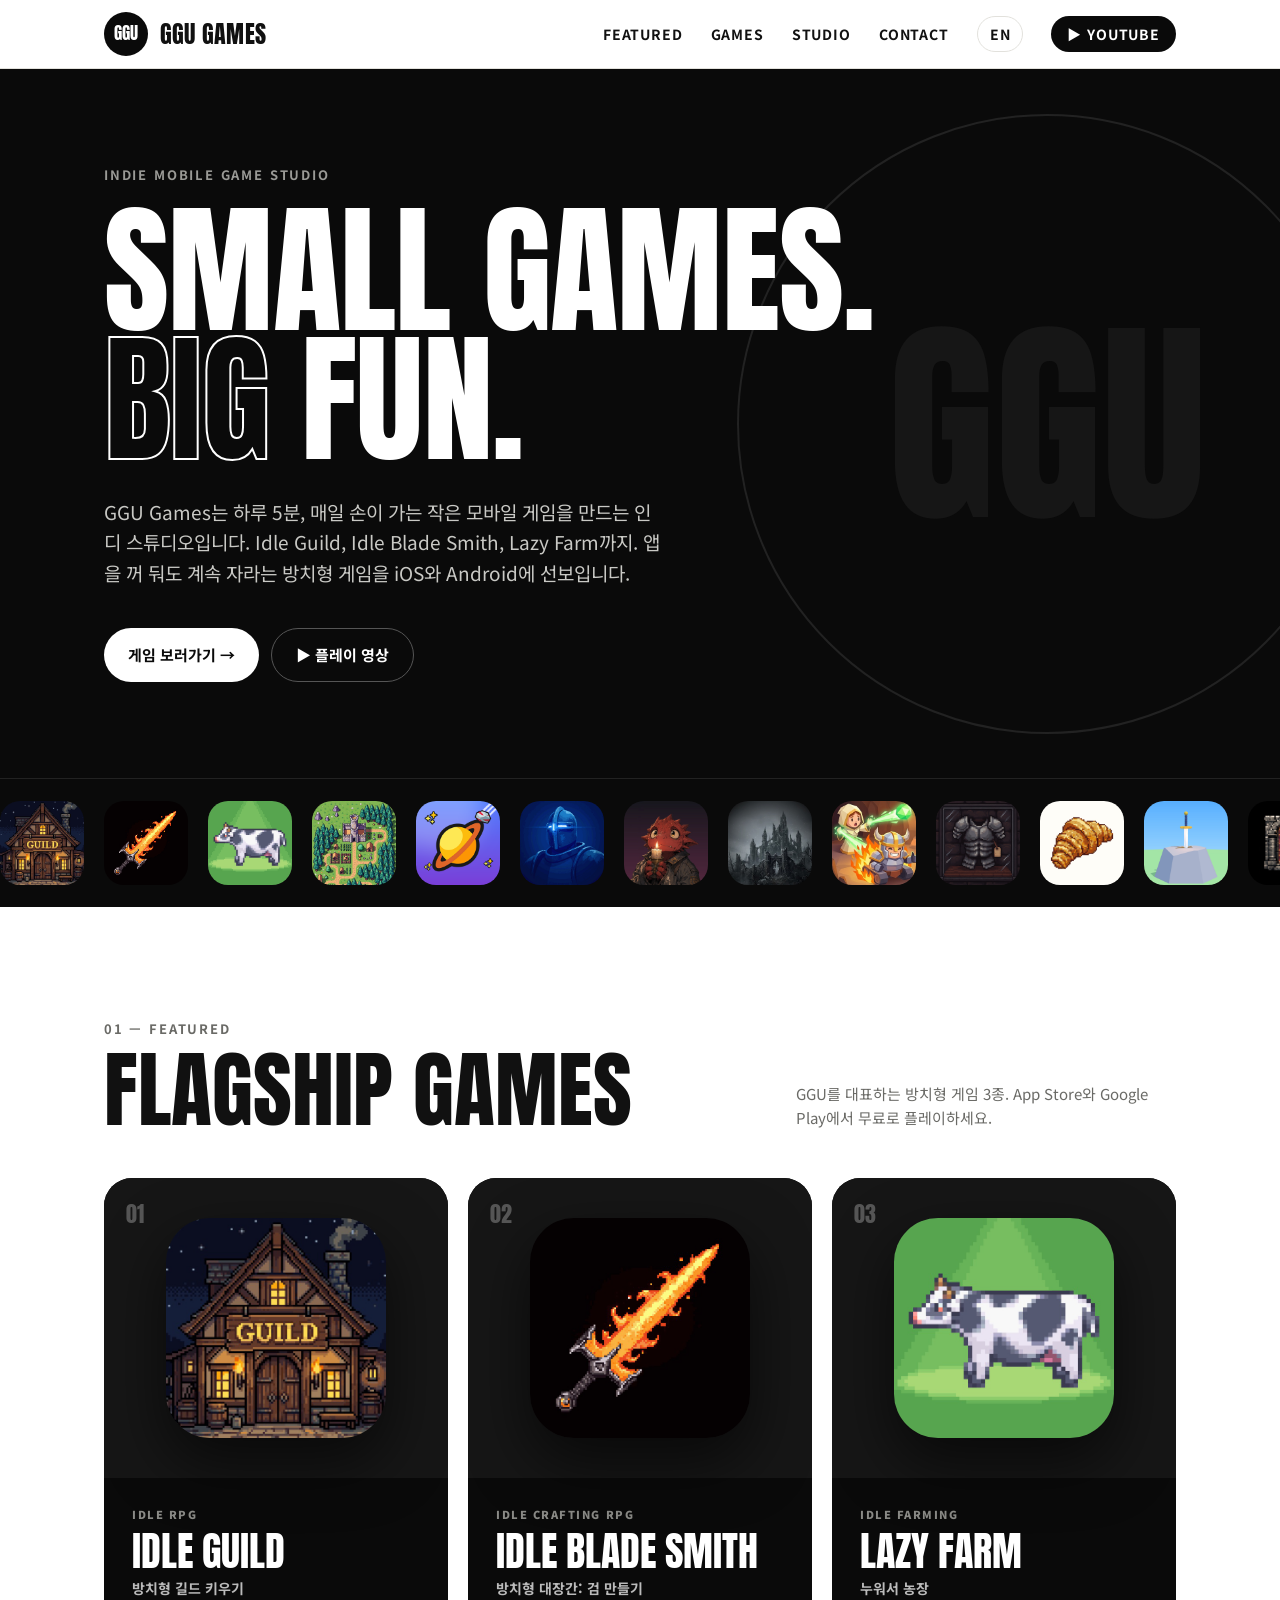
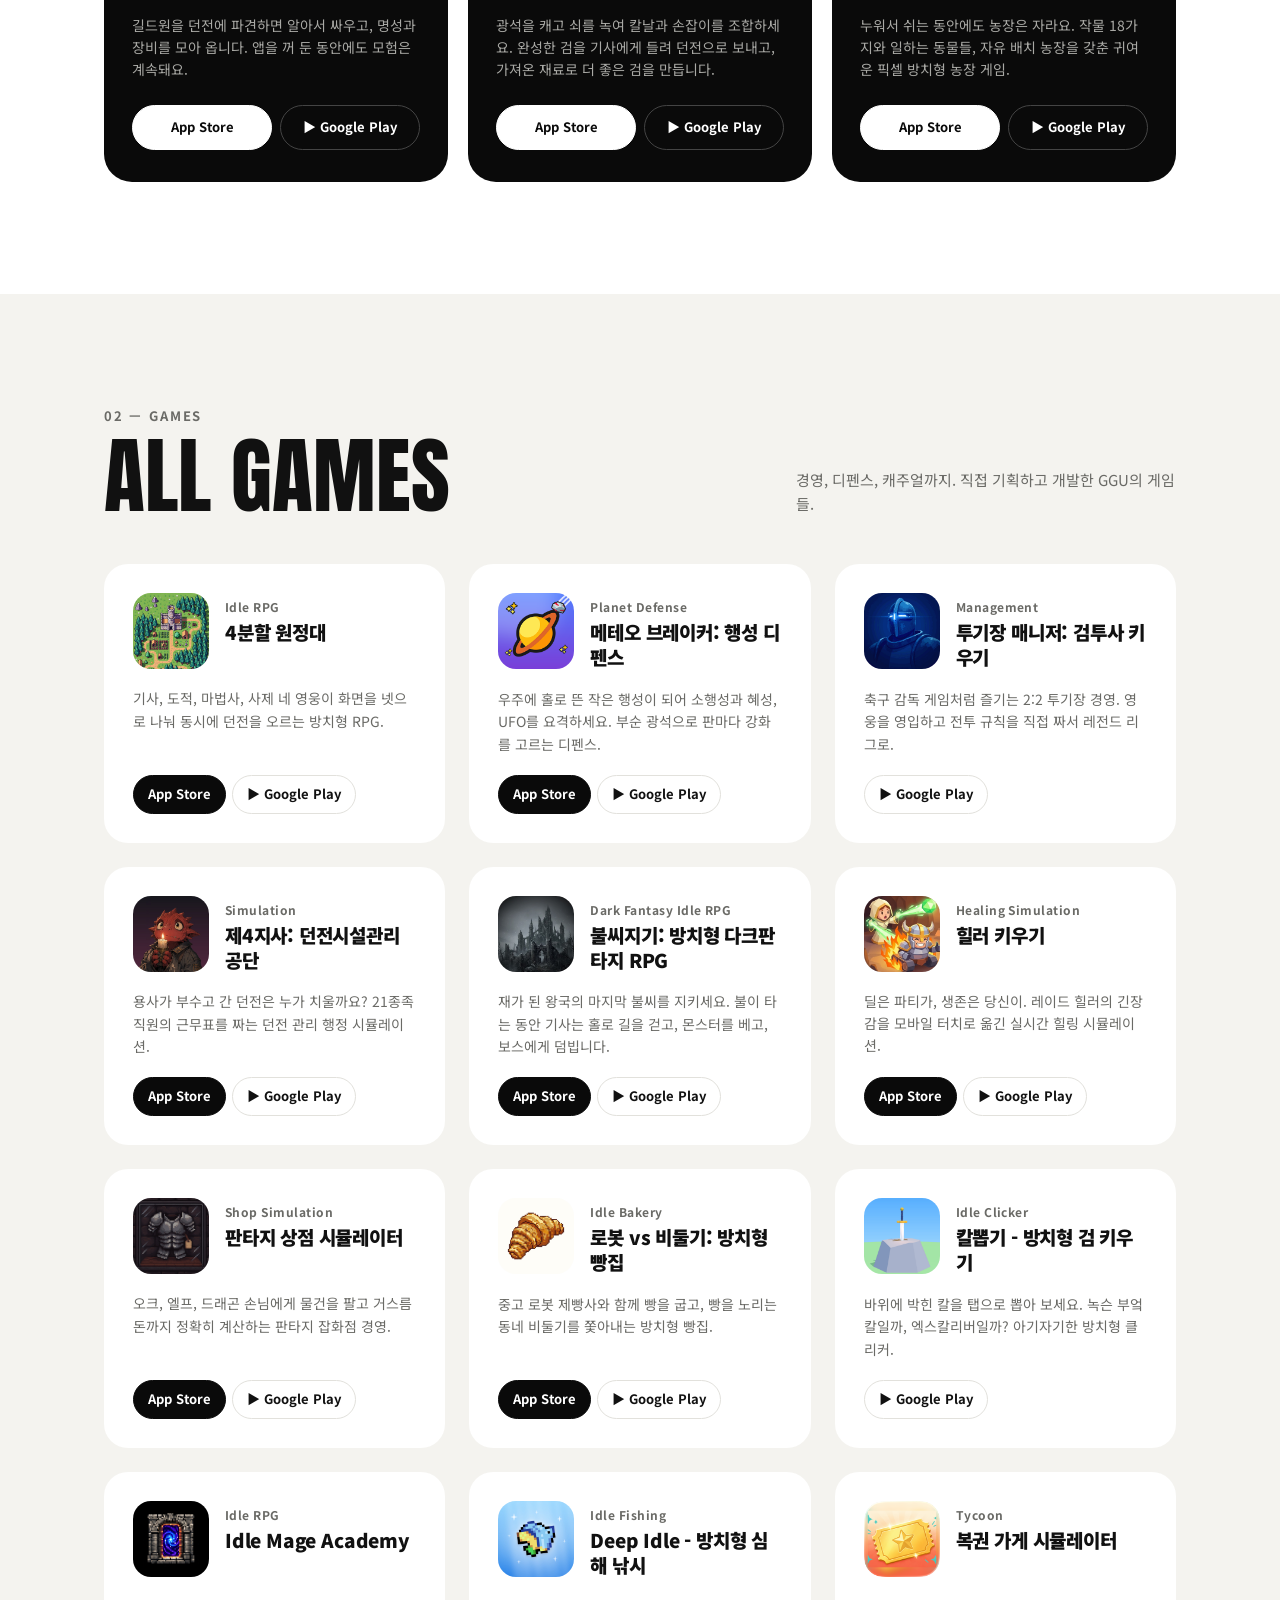
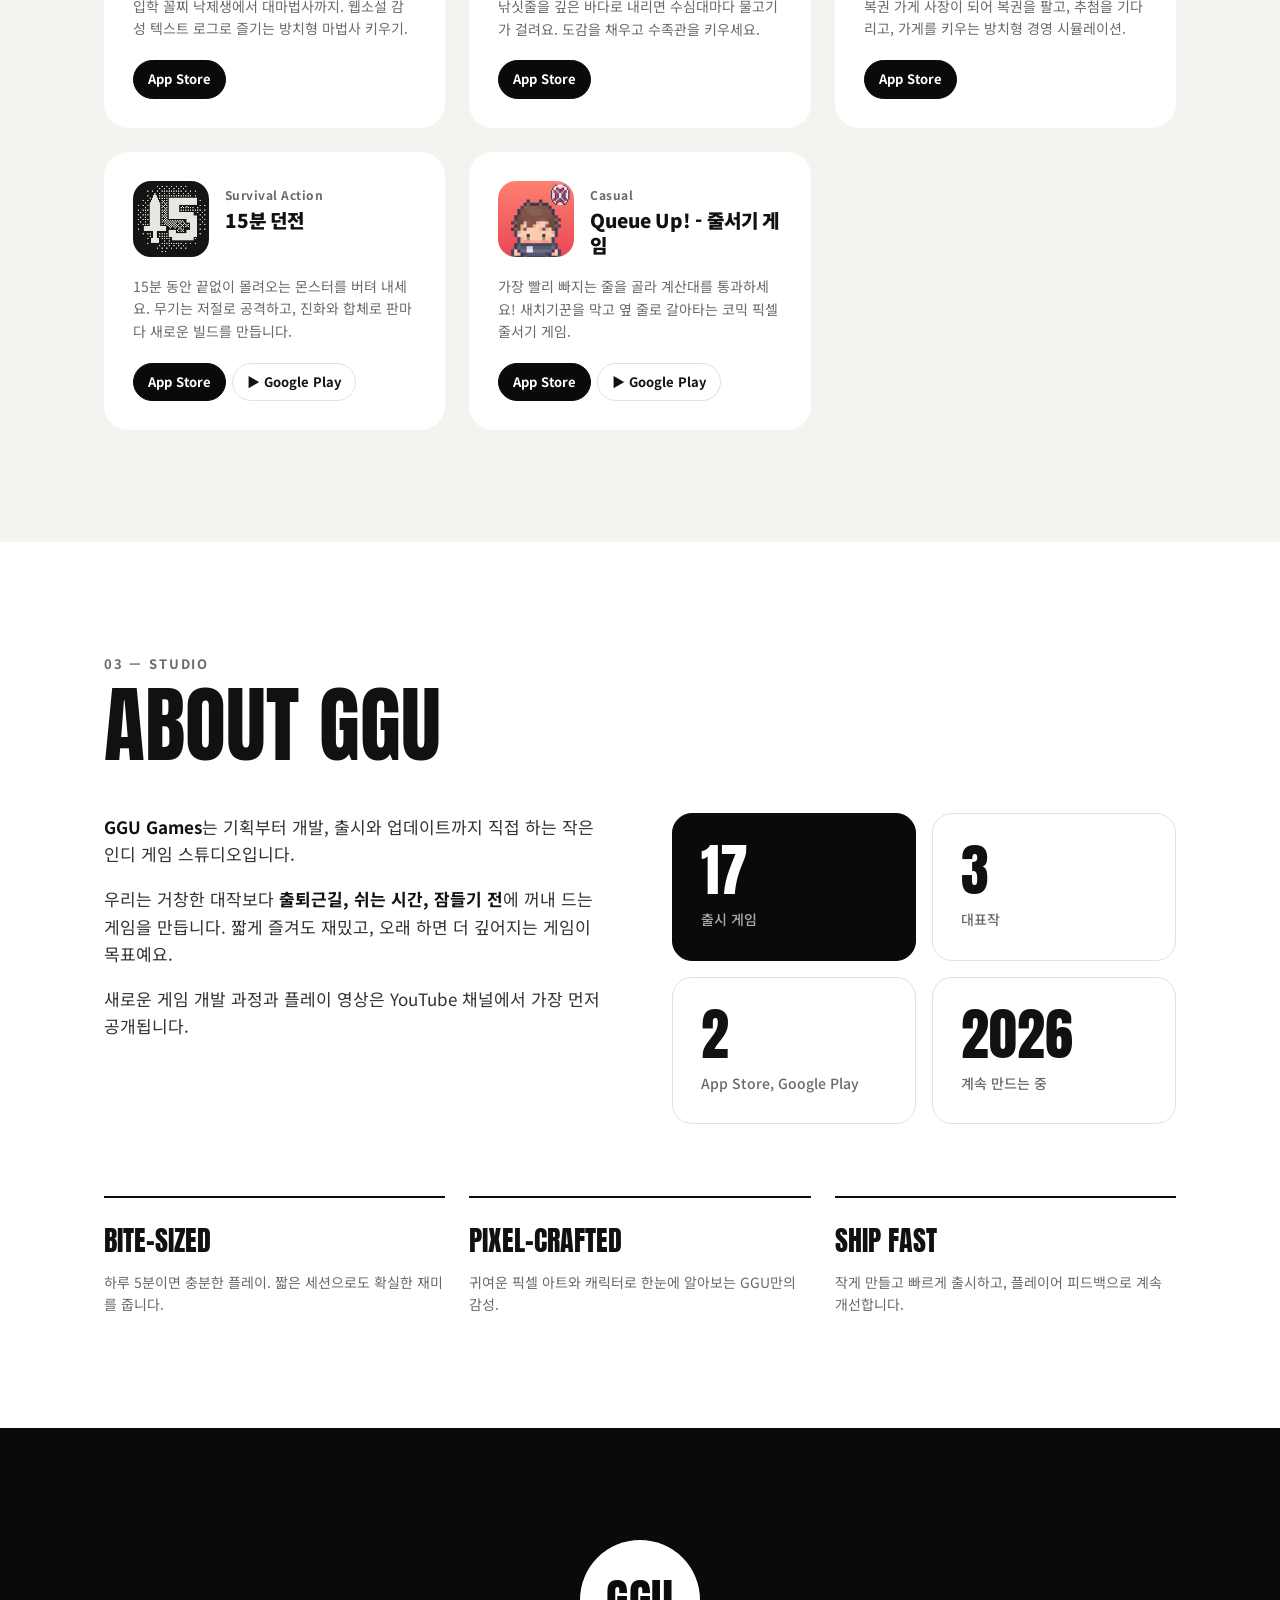
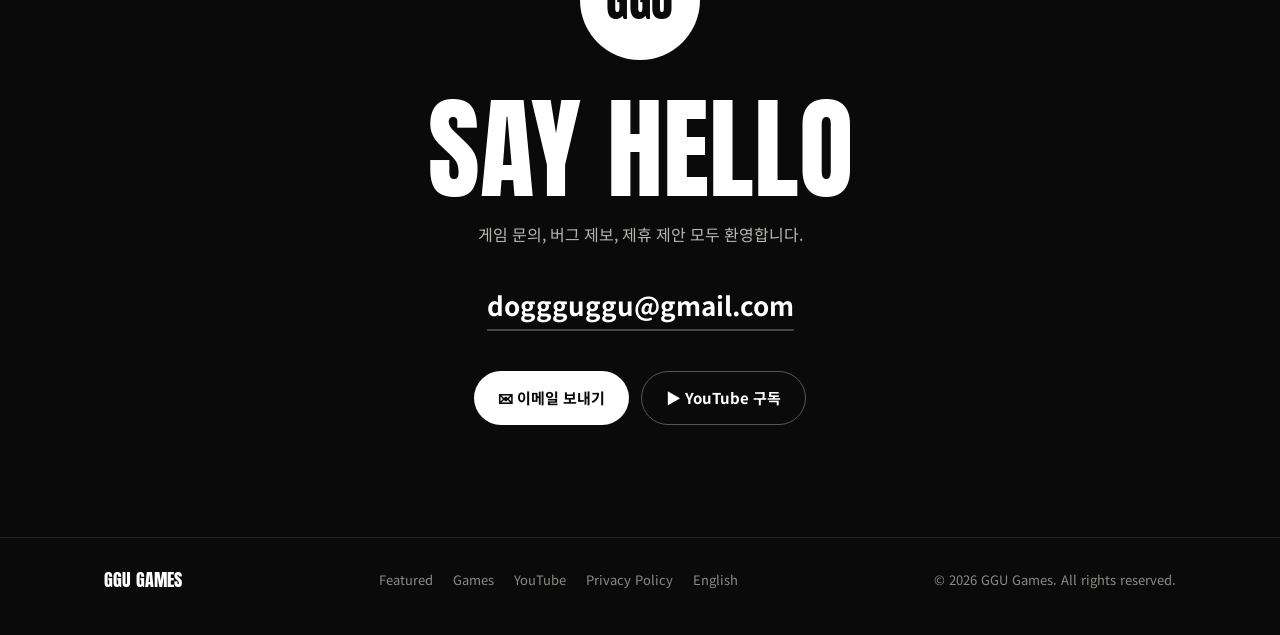
<file: index.html>
<!DOCTYPE html>
<!-- Generated by _build/build.py. Edit that file, not this one. -->
<html lang="ko">
<head>
  <meta charset="UTF-8">
  <meta name="viewport" content="width=device-width, initial-scale=1.0">
  <title>GGU Games | 인디 모바일 게임 스튜디오</title>
  <meta name="description" content="GGU Games는 매일 손이 가는 방치형 모바일 게임을 만드는 인디 게임 스튜디오입니다. Idle Guild, Idle Blade Smith, Lazy Farm.">
  <link rel="canonical" href="https://shwach.github.io/">
  <link rel="alternate" hreflang="ko" href="https://shwach.github.io/">
  <link rel="alternate" hreflang="en" href="https://shwach.github.io/en/">
  <meta property="og:title" content="GGU Games">
  <meta property="og:description" content="GGU Games는 매일 손이 가는 방치형 모바일 게임을 만드는 인디 게임 스튜디오입니다. Idle Guild, Idle Blade Smith, Lazy Farm.">
  <meta property="og:image" content="https://shwach.github.io/icons/guild.jpg">
  <link rel="icon" href="data:image/svg+xml,%3Csvg xmlns='http://www.w3.org/2000/svg' viewBox='0 0 100 100'%3E%3Ccircle cx='50' cy='50' r='50'/%3E%3Ctext x='50' y='66' font-family='Impact,Arial Narrow,sans-serif' font-size='44' font-weight='700' fill='white' text-anchor='middle'%3EGGU%3C/text%3E%3C/svg%3E">
  <link rel="preconnect" href="https://fonts.googleapis.com">
  <link rel="preconnect" href="https://fonts.gstatic.com" crossorigin>
  <link href="https://fonts.googleapis.com/css2?family=Anton&family=Noto+Sans+KR:wght@400;500;700;900&display=swap" rel="stylesheet">
  <link rel="stylesheet" href="style.css">
</head>
<body>

  <!-- Header -->
  <header>
    <div class="wrap nav">
      <a class="brand" href="#top" aria-label="GGU Games 홈">
        <span class="logo">GGU</span>
        <span class="brand-name">GGU GAMES</span>
      </a>
      <ul class="nav-links">
        <li class="sec"><a href="#featured">Featured</a></li>
        <li class="sec"><a href="#games">Games</a></li>
        <li class="sec"><a href="#studio">Studio</a></li>
        <li class="sec"><a href="#contact">Contact</a></li>
        <li><a class="nav-lang" href="en/" hreflang="en">EN</a></li>
        <li><a class="nav-yt" href="https://www.youtube.com/@doggguggu" target="_blank" rel="noopener">▶ YouTube</a></li>
      </ul>
    </div>
  </header>

  <!-- Hero -->
  <div class="hero" id="top">
    <div class="hero-mark" aria-hidden="true">GGU</div>
    <div class="wrap">
      <p class="eyebrow">Indie Mobile Game Studio</p>
      <h1>Small games.<br><span class="outline">Big</span> fun.</h1>
      <p class="lead">GGU Games는 하루 5분, 매일 손이 가는 작은 모바일 게임을 만드는 인디 스튜디오입니다. Idle Guild, Idle Blade Smith, Lazy Farm까지. 앱을 꺼 둬도 계속 자라는 방치형 게임을 iOS와 Android에 선보입니다.</p>
      <div class="cta-row">
        <a class="btn btn-white" href="#featured">게임 보러가기 →</a>
        <a class="btn btn-ghost" href="https://www.youtube.com/@doggguggu" target="_blank" rel="noopener">▶ 플레이 영상</a>
      </div>
    </div>
  </div>

  <!-- Icon marquee -->
  <div class="marquee" aria-hidden="true">
    <div class="marquee-track">
      <img src="icons/guild.jpg" alt=""><img src="icons/blade.jpg" alt=""><img src="icons/farm.jpg" alt=""><img src="icons/split.jpg" alt=""><img src="icons/meteor.png" alt=""><img src="icons/arena.png" alt=""><img src="icons/branch.jpg" alt=""><img src="icons/ember.jpg" alt=""><img src="icons/healer.jpg" alt=""><img src="icons/fantasy.jpg" alt=""><img src="icons/pigeon.jpg" alt=""><img src="icons/sword.png" alt=""><img src="icons/mage.jpg" alt=""><img src="icons/deep.jpg" alt=""><img src="icons/lotto.png" alt=""><img src="icons/dungeon15.png" alt=""><img src="icons/queue.jpg" alt="">
      <img src="icons/guild.jpg" alt=""><img src="icons/blade.jpg" alt=""><img src="icons/farm.jpg" alt=""><img src="icons/split.jpg" alt=""><img src="icons/meteor.png" alt=""><img src="icons/arena.png" alt=""><img src="icons/branch.jpg" alt=""><img src="icons/ember.jpg" alt=""><img src="icons/healer.jpg" alt=""><img src="icons/fantasy.jpg" alt=""><img src="icons/pigeon.jpg" alt=""><img src="icons/sword.png" alt=""><img src="icons/mage.jpg" alt=""><img src="icons/deep.jpg" alt=""><img src="icons/lotto.png" alt=""><img src="icons/dungeon15.png" alt=""><img src="icons/queue.jpg" alt="">
    </div>
  </div>

  <!-- Featured -->
  <section id="featured">
    <div class="wrap">
      <div class="sec-head">
        <div>
          <p class="sec-num">01 — FEATURED</p>
          <h2 class="sec-title">Flagship Games</h2>
        </div>
        <p class="sec-desc">GGU를 대표하는 방치형 게임 3종. App Store와 Google Play에서 무료로 플레이하세요.</p>
      </div>
      <div class="feat-grid">
        <article class="feat">
          <div class="feat-art"><span class="feat-no">01</span><img src="icons/guild.jpg" alt="Idle Guild 아이콘"></div>
          <div class="feat-body">
            <p class="feat-genre">Idle RPG</p>
            <h3>Idle Guild</h3>
            <p class="feat-ko">방치형 길드 키우기</p>
            <p class="feat-desc">길드원을 던전에 파견하면 알아서 싸우고, 명성과 장비를 모아 옵니다. 앱을 꺼 둔 동안에도 모험은 계속돼요.</p>
            <div class="store-row"><a class="store-btn ios" href="https://apps.apple.com/kr/app/id6779811440" target="_blank" rel="noopener"> App Store</a><a class="store-btn play" href="https://play.google.com/store/apps/details?id=com.idle.guild&amp;hl=ko" target="_blank" rel="noopener">▶ Google Play</a></div>
          </div>
        </article>
        <article class="feat">
          <div class="feat-art"><span class="feat-no">02</span><img src="icons/blade.jpg" alt="Idle Blade Smith 아이콘"></div>
          <div class="feat-body">
            <p class="feat-genre">Idle Crafting RPG</p>
            <h3>Idle Blade Smith</h3>
            <p class="feat-ko">방치형 대장간: 검 만들기</p>
            <p class="feat-desc">광석을 캐고 쇠를 녹여 칼날과 손잡이를 조합하세요. 완성한 검을 기사에게 들려 던전으로 보내고, 가져온 재료로 더 좋은 검을 만듭니다.</p>
            <div class="store-row"><a class="store-btn ios" href="https://apps.apple.com/kr/app/id6811132548" target="_blank" rel="noopener"> App Store</a><a class="store-btn play" href="https://play.google.com/store/apps/details?id=com.blade.smith&amp;hl=ko" target="_blank" rel="noopener">▶ Google Play</a></div>
          </div>
        </article>
        <article class="feat">
          <div class="feat-art"><span class="feat-no">03</span><img src="icons/farm.jpg" alt="Lazy Farm 아이콘"></div>
          <div class="feat-body">
            <p class="feat-genre">Idle Farming</p>
            <h3>Lazy Farm</h3>
            <p class="feat-ko">누워서 농장</p>
            <p class="feat-desc">누워서 쉬는 동안에도 농장은 자라요. 작물 18가지와 일하는 동물들, 자유 배치 농장을 갖춘 귀여운 픽셀 방치형 농장 게임.</p>
            <div class="store-row"><a class="store-btn ios" href="https://apps.apple.com/kr/app/id6774788641" target="_blank" rel="noopener"> App Store</a><a class="store-btn play" href="https://play.google.com/store/apps/details?id=com.farm.trade&amp;hl=ko" target="_blank" rel="noopener">▶ Google Play</a></div>
          </div>
        </article>
      </div>
    </div>
  </section>

  <!-- Games -->
  <section id="games" class="alt">
    <div class="wrap">
      <div class="sec-head">
        <div>
          <p class="sec-num">02 — GAMES</p>
          <h2 class="sec-title">All Games</h2>
        </div>
        <p class="sec-desc">경영, 디펜스, 캐주얼까지. 직접 기획하고 개발한 GGU의 게임들.</p>
      </div>
      <div class="grid">
        <article class="card">
          <div class="card-top">
            <img src="icons/split.jpg" alt="4분할 원정대 아이콘" loading="lazy">
            <div>
              <p class="card-genre">Idle RPG</p>
              <h3>4분할 원정대</h3>
            </div>
          </div>
          <p>기사, 도적, 마법사, 사제 네 영웅이 화면을 넷으로 나눠 동시에 던전을 오르는 방치형 RPG.</p>
          <div class="store-row"><a class="store-link ios" href="https://apps.apple.com/kr/app/id6806672427" target="_blank" rel="noopener"> App Store</a><a class="store-link play" href="https://play.google.com/store/apps/details?id=com.split.squad&amp;hl=ko" target="_blank" rel="noopener">▶ Google Play</a></div>
        </article>
        <article class="card">
          <div class="card-top">
            <img src="icons/meteor.png" alt="메테오 브레이커: 행성 디펜스 아이콘" loading="lazy">
            <div>
              <p class="card-genre">Planet Defense</p>
              <h3>메테오 브레이커: 행성 디펜스</h3>
            </div>
          </div>
          <p>우주에 홀로 뜬 작은 행성이 되어 소행성과 혜성, UFO를 요격하세요. 부순 광석으로 판마다 강화를 고르는 디펜스.</p>
          <div class="store-row"><a class="store-link ios" href="https://apps.apple.com/kr/app/id6813854627" target="_blank" rel="noopener"> App Store</a><a class="store-link play" href="https://play.google.com/store/apps/details?id=com.spell.tower&amp;hl=ko" target="_blank" rel="noopener">▶ Google Play</a></div>
        </article>
        <article class="card">
          <div class="card-top">
            <img src="icons/arena.png" alt="투기장 매니저: 검투사 키우기 아이콘" loading="lazy">
            <div>
              <p class="card-genre">Management</p>
              <h3>투기장 매니저: 검투사 키우기</h3>
            </div>
          </div>
          <p>축구 감독 게임처럼 즐기는 2:2 투기장 경영. 영웅을 영입하고 전투 규칙을 직접 짜서 레전드 리그로.</p>
          <div class="store-row"><a class="store-link play" href="https://play.google.com/store/apps/details?id=com.arena.manager&amp;hl=ko" target="_blank" rel="noopener">▶ Google Play</a></div>
        </article>
        <article class="card">
          <div class="card-top">
            <img src="icons/branch.jpg" alt="제4지사: 던전시설관리공단 아이콘" loading="lazy">
            <div>
              <p class="card-genre">Simulation</p>
              <h3>제4지사: 던전시설관리공단</h3>
            </div>
          </div>
          <p>용사가 부수고 간 던전은 누가 치울까요? 21종족 직원의 근무표를 짜는 던전 관리 행정 시뮬레이션.</p>
          <div class="store-row"><a class="store-link ios" href="https://apps.apple.com/kr/app/id6801756977" target="_blank" rel="noopener"> App Store</a><a class="store-link play" href="https://play.google.com/store/apps/details?id=com.branch.four&amp;hl=ko" target="_blank" rel="noopener">▶ Google Play</a></div>
        </article>
        <article class="card">
          <div class="card-top">
            <img src="icons/ember.jpg" alt="불씨지기: 방치형 다크판타지 RPG 아이콘" loading="lazy">
            <div>
              <p class="card-genre">Dark Fantasy Idle RPG</p>
              <h3>불씨지기: 방치형 다크판타지 RPG</h3>
            </div>
          </div>
          <p>재가 된 왕국의 마지막 불씨를 지키세요. 불이 타는 동안 기사는 홀로 길을 걷고, 몬스터를 베고, 보스에게 덤빕니다.</p>
          <div class="store-row"><a class="store-link ios" href="https://apps.apple.com/kr/app/id6799284115" target="_blank" rel="noopener"> App Store</a><a class="store-link play" href="https://play.google.com/store/apps/details?id=com.hero.cart&amp;hl=ko" target="_blank" rel="noopener">▶ Google Play</a></div>
        </article>
        <article class="card">
          <div class="card-top">
            <img src="icons/healer.jpg" alt="힐러 키우기 아이콘" loading="lazy">
            <div>
              <p class="card-genre">Healing Simulation</p>
              <h3>힐러 키우기</h3>
            </div>
          </div>
          <p>딜은 파티가, 생존은 당신이. 레이드 힐러의 긴장감을 모바일 터치로 옮긴 실시간 힐링 시뮬레이션.</p>
          <div class="store-row"><a class="store-link ios" href="https://apps.apple.com/kr/app/id6792133086" target="_blank" rel="noopener"> App Store</a><a class="store-link play" href="https://play.google.com/store/apps/details?id=com.healer.simulator&amp;hl=ko" target="_blank" rel="noopener">▶ Google Play</a></div>
        </article>
        <article class="card">
          <div class="card-top">
            <img src="icons/fantasy.jpg" alt="판타지 상점 시뮬레이터 아이콘" loading="lazy">
            <div>
              <p class="card-genre">Shop Simulation</p>
              <h3>판타지 상점 시뮬레이터</h3>
            </div>
          </div>
          <p>오크, 엘프, 드래곤 손님에게 물건을 팔고 거스름돈까지 정확히 계산하는 판타지 잡화점 경영.</p>
          <div class="store-row"><a class="store-link ios" href="https://apps.apple.com/kr/app/id6808270586" target="_blank" rel="noopener"> App Store</a><a class="store-link play" href="https://play.google.com/store/apps/details?id=com.fantasyshop.simulator&amp;hl=ko" target="_blank" rel="noopener">▶ Google Play</a></div>
        </article>
        <article class="card">
          <div class="card-top">
            <img src="icons/pigeon.jpg" alt="로봇 vs 비둘기: 방치형 빵집 아이콘" loading="lazy">
            <div>
              <p class="card-genre">Idle Bakery</p>
              <h3>로봇 vs 비둘기: 방치형 빵집</h3>
            </div>
          </div>
          <p>중고 로봇 제빵사와 함께 빵을 굽고, 빵을 노리는 동네 비둘기를 쫓아내는 방치형 빵집.</p>
          <div class="store-row"><a class="store-link ios" href="https://apps.apple.com/kr/app/id6809312191" target="_blank" rel="noopener"> App Store</a><a class="store-link play" href="https://play.google.com/store/apps/details?id=com.pigeon.robot&amp;hl=ko" target="_blank" rel="noopener">▶ Google Play</a></div>
        </article>
        <article class="card">
          <div class="card-top">
            <img src="icons/sword.png" alt="칼뽑기 - 방치형 검 키우기 아이콘" loading="lazy">
            <div>
              <p class="card-genre">Idle Clicker</p>
              <h3>칼뽑기 - 방치형 검 키우기</h3>
            </div>
          </div>
          <p>바위에 박힌 칼을 탭으로 뽑아 보세요. 녹슨 부엌칼일까, 엑스칼리버일까? 아기자기한 방치형 클리커.</p>
          <div class="store-row"><a class="store-link play" href="https://play.google.com/store/apps/details?id=com.pull.sword&amp;hl=ko" target="_blank" rel="noopener">▶ Google Play</a></div>
        </article>
        <article class="card">
          <div class="card-top">
            <img src="icons/mage.jpg" alt="Idle Mage Academy 아이콘" loading="lazy">
            <div>
              <p class="card-genre">Idle RPG</p>
              <h3>Idle Mage Academy</h3>
            </div>
          </div>
          <p>입학 꼴찌 낙제생에서 대마법사까지. 웹소설 감성 텍스트 로그로 즐기는 방치형 마법사 키우기.</p>
          <div class="store-row"><a class="store-link ios" href="https://apps.apple.com/kr/app/id6781848358" target="_blank" rel="noopener"> App Store</a></div>
        </article>
        <article class="card">
          <div class="card-top">
            <img src="icons/deep.jpg" alt="Deep Idle - 방치형 심해 낚시 아이콘" loading="lazy">
            <div>
              <p class="card-genre">Idle Fishing</p>
              <h3>Deep Idle - 방치형 심해 낚시</h3>
            </div>
          </div>
          <p>낚싯줄을 깊은 바다로 내리면 수심대마다 물고기가 걸려요. 도감을 채우고 수족관을 키우세요.</p>
          <div class="store-row"><a class="store-link ios" href="https://apps.apple.com/kr/app/id6787365168" target="_blank" rel="noopener"> App Store</a></div>
        </article>
        <article class="card">
          <div class="card-top">
            <img src="icons/lotto.png" alt="복권 가게 시뮬레이터 아이콘" loading="lazy">
            <div>
              <p class="card-genre">Tycoon</p>
              <h3>복권 가게 시뮬레이터</h3>
            </div>
          </div>
          <p>복권 가게 사장이 되어 복권을 팔고, 추첨을 기다리고, 가게를 키우는 방치형 경영 시뮬레이션.</p>
          <div class="store-row"><a class="store-link ios" href="https://apps.apple.com/kr/app/id6772916627" target="_blank" rel="noopener"> App Store</a></div>
        </article>
        <article class="card">
          <div class="card-top">
            <img src="icons/dungeon15.png" alt="15분 던전 아이콘" loading="lazy">
            <div>
              <p class="card-genre">Survival Action</p>
              <h3>15분 던전</h3>
            </div>
          </div>
          <p>15분 동안 끝없이 몰려오는 몬스터를 버텨 내세요. 무기는 저절로 공격하고, 진화와 합체로 판마다 새로운 빌드를 만듭니다.</p>
          <div class="store-row"><a class="store-link ios" href="https://apps.apple.com/kr/app/id6772534621" target="_blank" rel="noopener"> App Store</a><a class="store-link play" href="https://play.google.com/store/apps/details?id=com.pomodoro.dungeon&amp;hl=ko" target="_blank" rel="noopener">▶ Google Play</a></div>
        </article>
        <article class="card">
          <div class="card-top">
            <img src="icons/queue.jpg" alt="Queue Up! - 줄서기 게임 아이콘" loading="lazy">
            <div>
              <p class="card-genre">Casual</p>
              <h3>Queue Up! - 줄서기 게임</h3>
            </div>
          </div>
          <p>가장 빨리 빠지는 줄을 골라 계산대를 통과하세요! 새치기꾼을 막고 옆 줄로 갈아타는 코믹 픽셀 줄서기 게임.</p>
          <div class="store-row"><a class="store-link ios" href="https://apps.apple.com/kr/app/id6776687466" target="_blank" rel="noopener"> App Store</a><a class="store-link play" href="https://play.google.com/store/apps/details?id=com.queue.up&amp;hl=ko" target="_blank" rel="noopener">▶ Google Play</a></div>
        </article>
      </div>
    </div>
  </section>

  <!-- Studio -->
  <section id="studio">
    <div class="wrap">
      <div class="sec-head">
        <div>
          <p class="sec-num">03 — STUDIO</p>
          <h2 class="sec-title">About GGU</h2>
        </div>
      </div>
      <div class="studio">
        <div class="studio-text">
          <p><strong>GGU Games</strong>는 기획부터 개발, 출시와 업데이트까지 직접 하는 작은 인디 게임 스튜디오입니다.</p>
          <p>우리는 거창한 대작보다 <strong>출퇴근길, 쉬는 시간, 잠들기 전</strong>에 꺼내 드는 게임을 만듭니다. 짧게 즐겨도 재밌고, 오래 하면 더 깊어지는 게임이 목표예요.</p>
          <p>새로운 게임 개발 과정과 플레이 영상은 YouTube 채널에서 가장 먼저 공개됩니다.</p>
        </div>
        <div class="stats">
          <div class="stat dark"><b>17</b><span>출시 게임</span></div>
          <div class="stat"><b>3</b><span>대표작</span></div>
          <div class="stat"><b>2</b><span>App Store, Google Play</span></div>
          <div class="stat"><b>2026</b><span>계속 만드는 중</span></div>
        </div>
      </div>

      <div class="values">
        <div class="value">
          <h4>Bite-sized</h4>
          <p>하루 5분이면 충분한 플레이. 짧은 세션으로도 확실한 재미를 줍니다.</p>
        </div>
        <div class="value">
          <h4>Pixel-crafted</h4>
          <p>귀여운 픽셀 아트와 캐릭터로 한눈에 알아보는 GGU만의 감성.</p>
        </div>
        <div class="value">
          <h4>Ship fast</h4>
          <p>작게 만들고 빠르게 출시하고, 플레이어 피드백으로 계속 개선합니다.</p>
        </div>
      </div>
    </div>
  </section>

  <!-- Contact -->
  <section class="contact" id="contact">
    <div class="wrap">
      <div class="logo inverse">GGU</div>
      <h2>Say hello</h2>
      <p>게임 문의, 버그 제보, 제휴 제안 모두 환영합니다.</p>
      <a class="mail" href="mailto:doggguggu@gmail.com">doggguggu@gmail.com</a>
      <div class="cta-row">
        <a class="btn btn-white" href="mailto:doggguggu@gmail.com">✉ 이메일 보내기</a>
        <a class="btn btn-ghost" href="https://www.youtube.com/@doggguggu" target="_blank" rel="noopener">▶ YouTube 구독</a>
      </div>
    </div>
  </section>

  <!-- Footer -->
  <footer>
    <div class="wrap">
      <span class="brand-name">GGU GAMES</span>
      <nav>
        <a href="#featured">Featured</a>
        <a href="#games">Games</a>
        <a href="https://www.youtube.com/@doggguggu" target="_blank" rel="noopener">YouTube</a>
        <a href="/privacy-policy/">Privacy Policy</a>
        <a href="en/">English</a>
      </nav>
      <span>© 2026 GGU Games. All rights reserved.</span>
    </div>
  </footer>

</body>
</html>
</file>
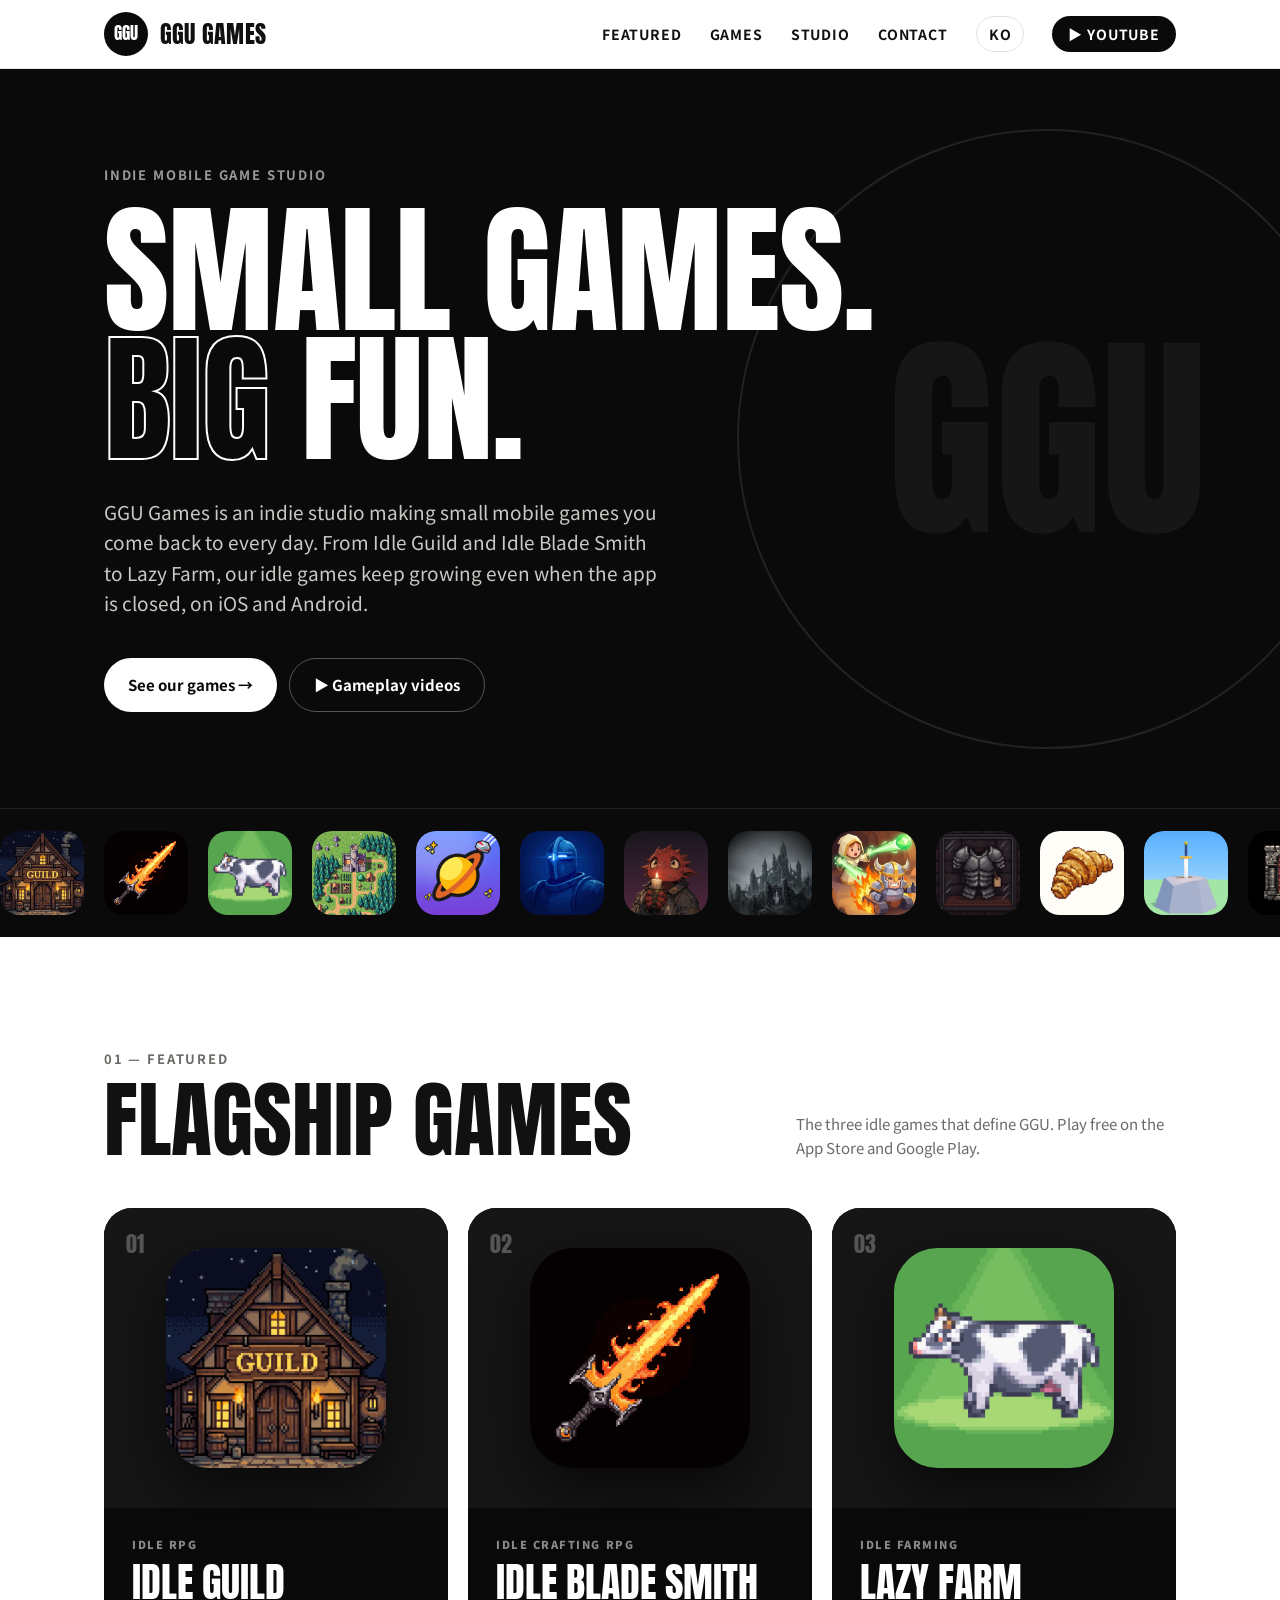
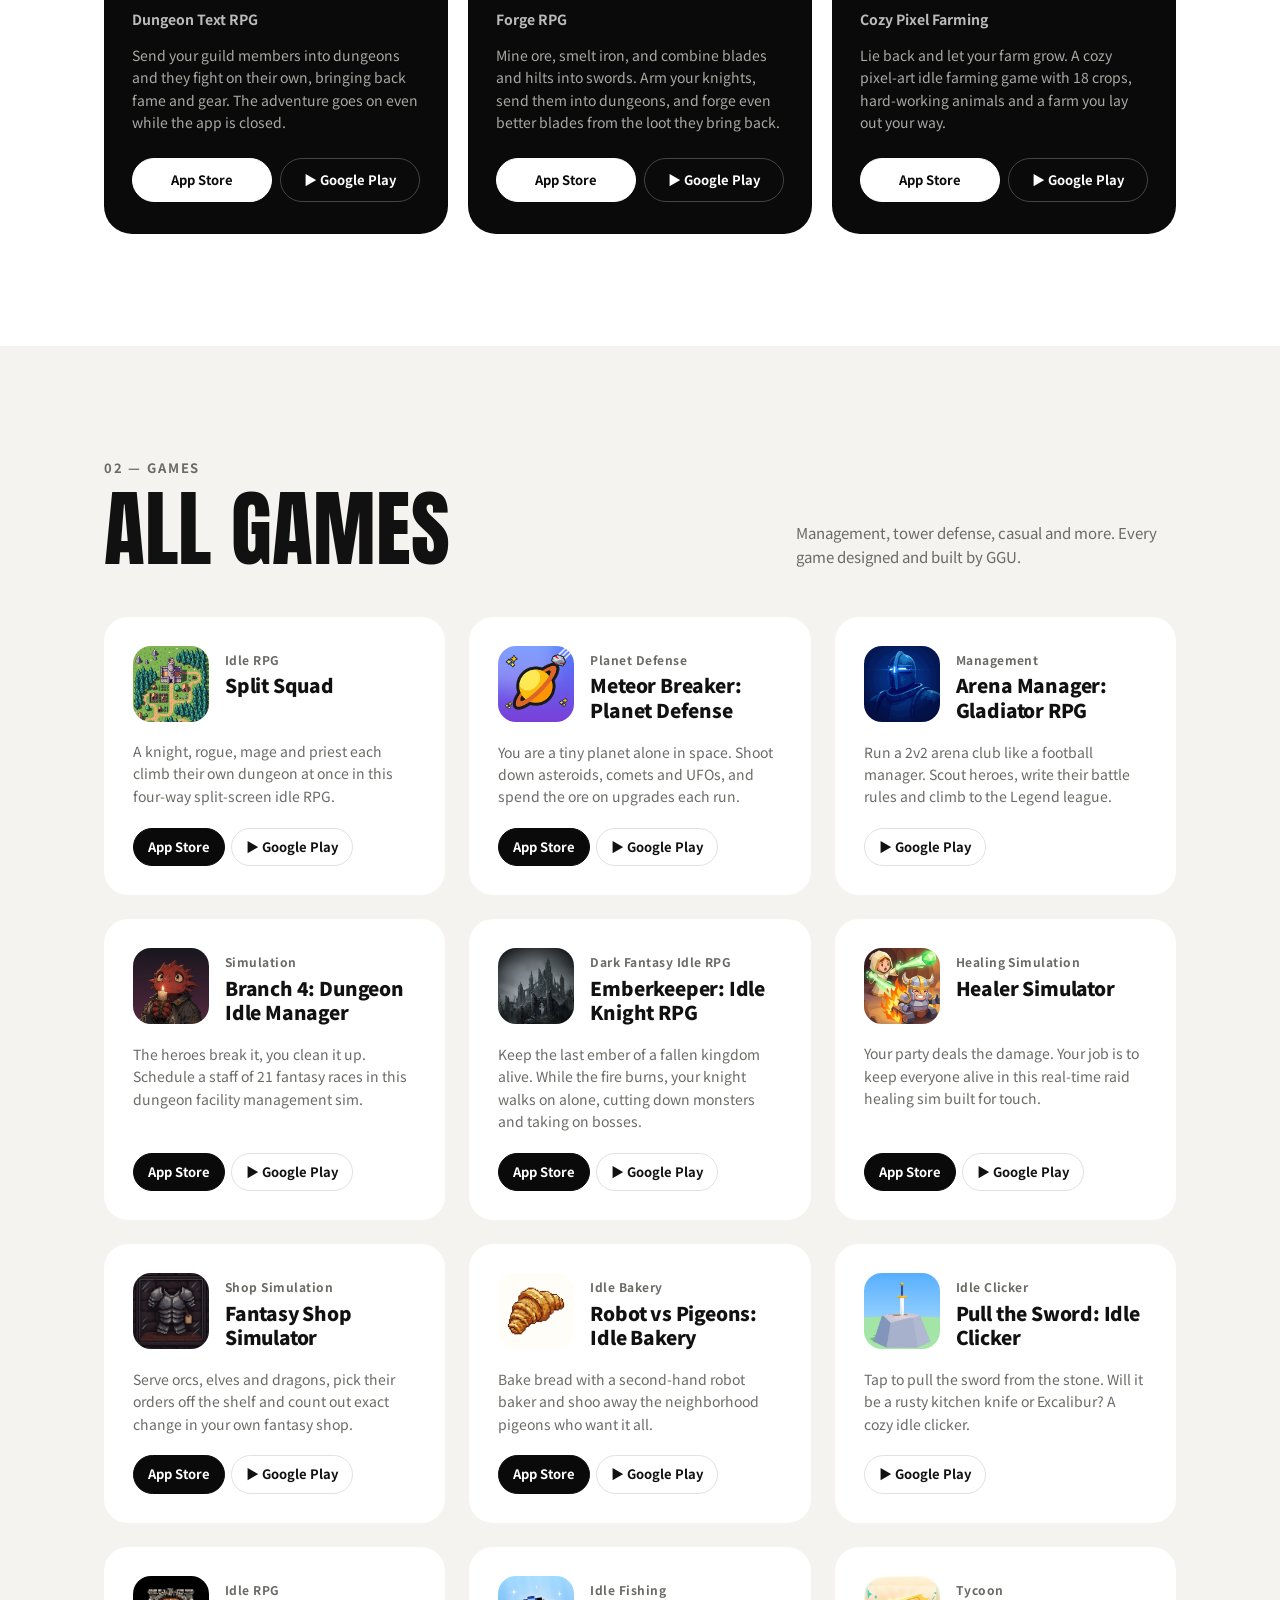
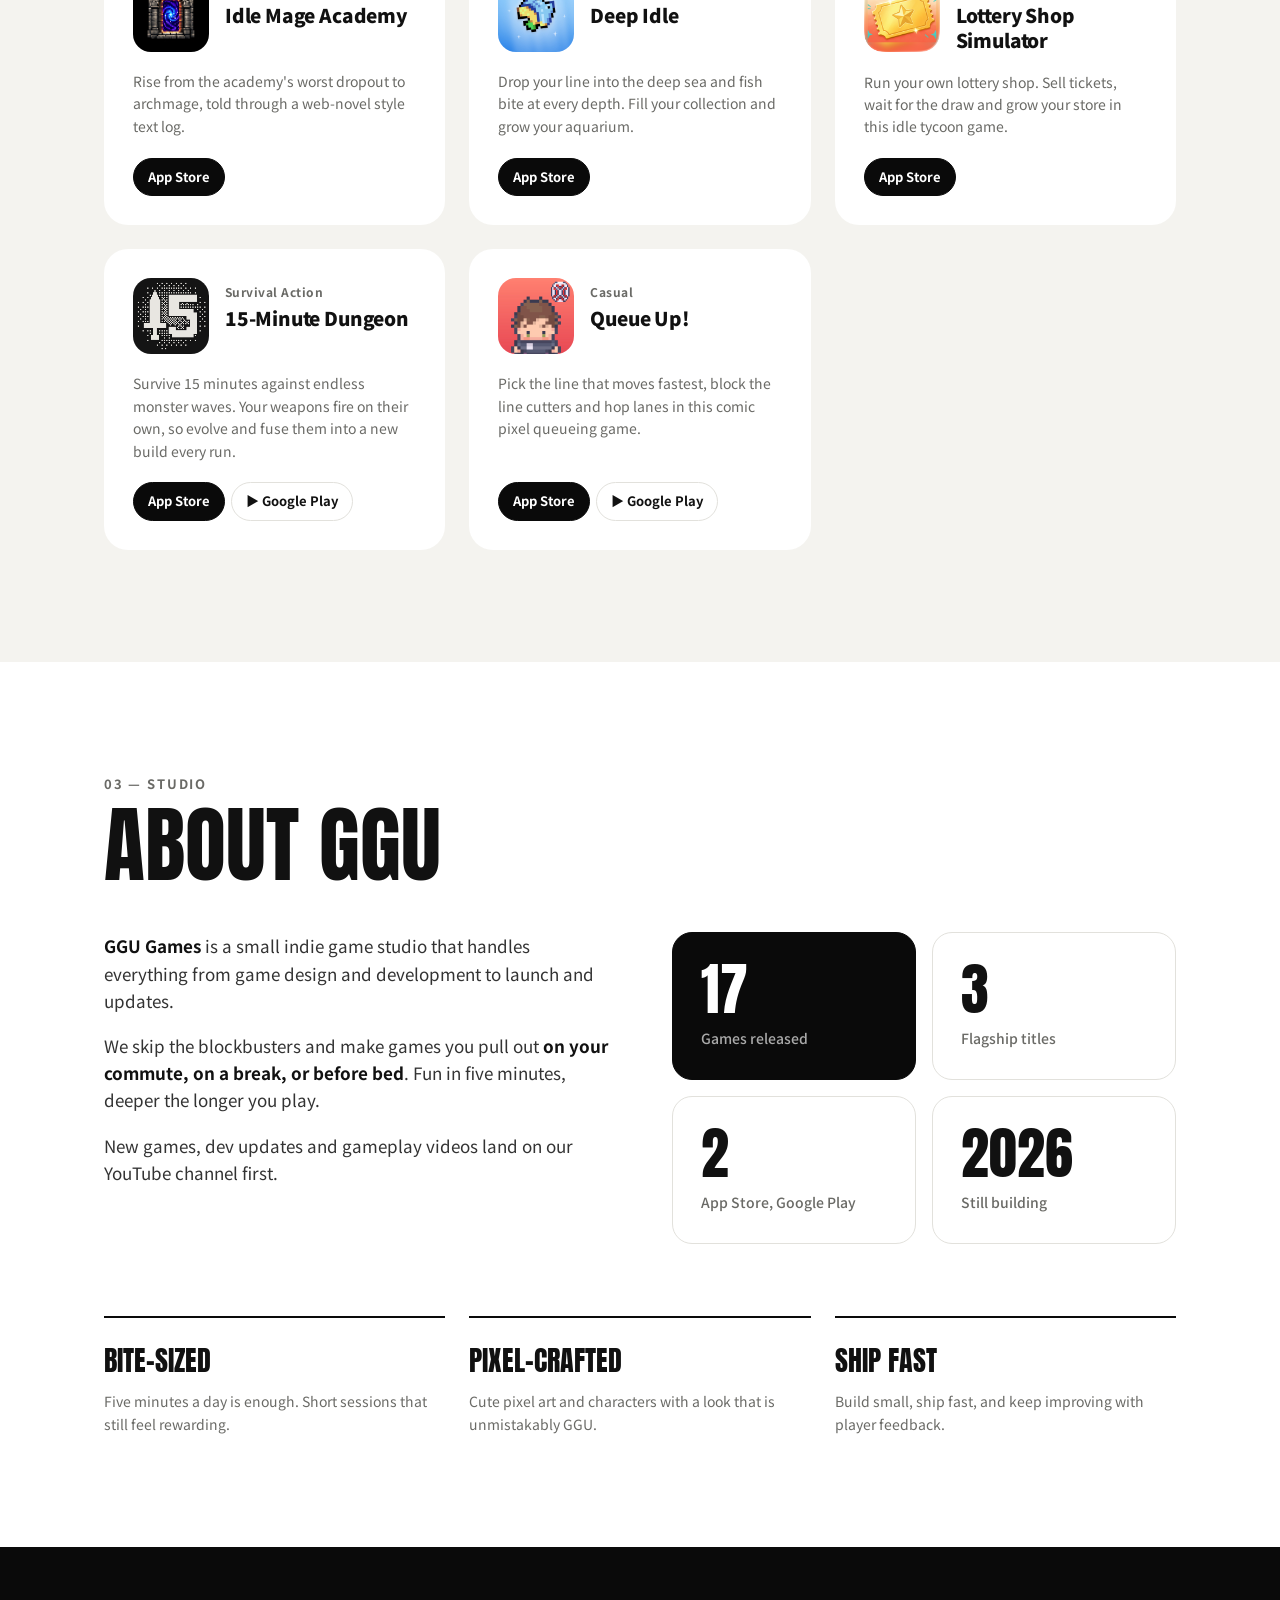
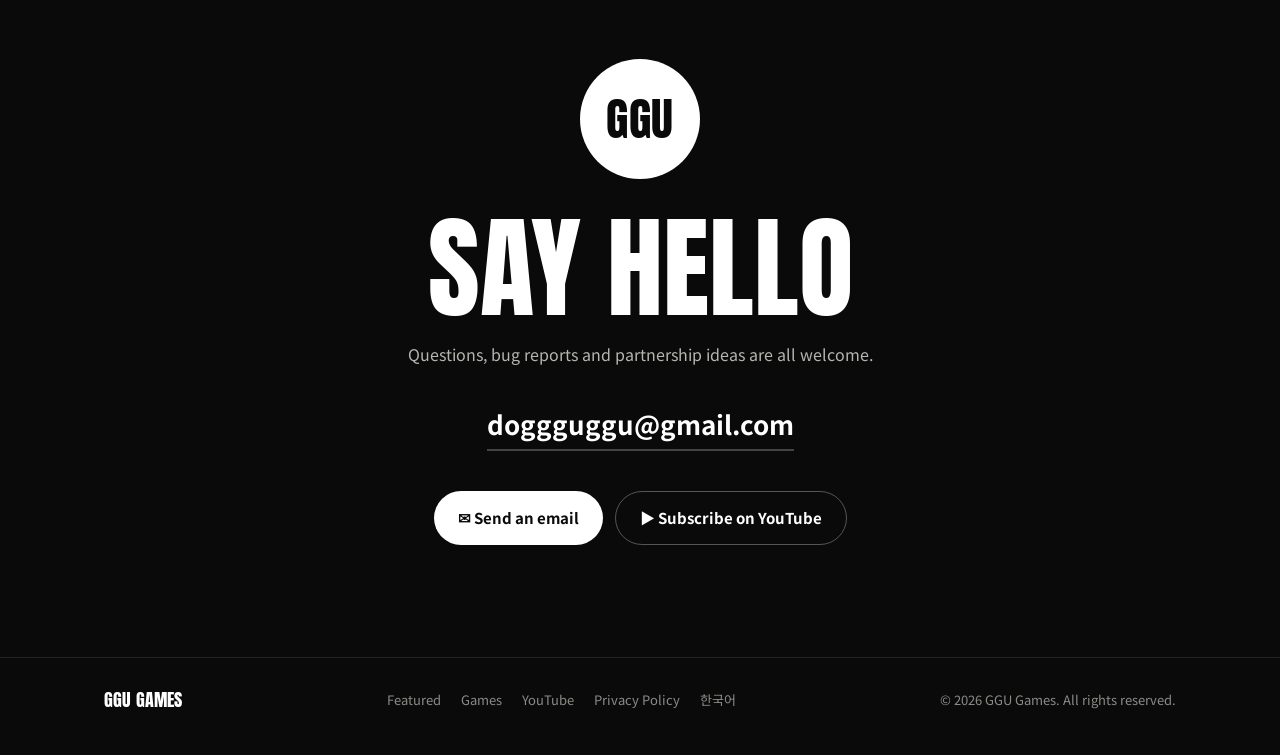
<file: en/index.html>
<!DOCTYPE html>
<!-- Generated by _build/build.py. Edit that file, not this one. -->
<html lang="en">
<head>
  <meta charset="UTF-8">
  <meta name="viewport" content="width=device-width, initial-scale=1.0">
  <title>GGU Games | Indie Mobile Game Studio</title>
  <meta name="description" content="GGU Games is an indie studio making idle mobile games you come back to every day. Idle Guild, Idle Blade Smith, Lazy Farm.">
  <link rel="canonical" href="https://shwach.github.io/en/">
  <link rel="alternate" hreflang="ko" href="https://shwach.github.io/">
  <link rel="alternate" hreflang="en" href="https://shwach.github.io/en/">
  <meta property="og:title" content="GGU Games">
  <meta property="og:description" content="GGU Games is an indie studio making idle mobile games you come back to every day. Idle Guild, Idle Blade Smith, Lazy Farm.">
  <meta property="og:image" content="https://shwach.github.io/icons/guild.jpg">
  <link rel="icon" href="data:image/svg+xml,%3Csvg xmlns='http://www.w3.org/2000/svg' viewBox='0 0 100 100'%3E%3Ccircle cx='50' cy='50' r='50'/%3E%3Ctext x='50' y='66' font-family='Impact,Arial Narrow,sans-serif' font-size='44' font-weight='700' fill='white' text-anchor='middle'%3EGGU%3C/text%3E%3C/svg%3E">
  <link rel="preconnect" href="https://fonts.googleapis.com">
  <link rel="preconnect" href="https://fonts.gstatic.com" crossorigin>
  <link href="https://fonts.googleapis.com/css2?family=Anton&family=Noto+Sans+KR:wght@400;500;700;900&display=swap" rel="stylesheet">
  <link rel="stylesheet" href="../style.css">
</head>
<body>

  <!-- Header -->
  <header>
    <div class="wrap nav">
      <a class="brand" href="#top" aria-label="GGU Games home">
        <span class="logo">GGU</span>
        <span class="brand-name">GGU GAMES</span>
      </a>
      <ul class="nav-links">
        <li class="sec"><a href="#featured">Featured</a></li>
        <li class="sec"><a href="#games">Games</a></li>
        <li class="sec"><a href="#studio">Studio</a></li>
        <li class="sec"><a href="#contact">Contact</a></li>
        <li><a class="nav-lang" href="../" hreflang="ko">KO</a></li>
        <li><a class="nav-yt" href="https://www.youtube.com/@doggguggu" target="_blank" rel="noopener">▶ YouTube</a></li>
      </ul>
    </div>
  </header>

  <!-- Hero -->
  <div class="hero" id="top">
    <div class="hero-mark" aria-hidden="true">GGU</div>
    <div class="wrap">
      <p class="eyebrow">Indie Mobile Game Studio</p>
      <h1>Small games.<br><span class="outline">Big</span> fun.</h1>
      <p class="lead">GGU Games is an indie studio making small mobile games you come back to every day. From Idle Guild and Idle Blade Smith to Lazy Farm, our idle games keep growing even when the app is closed, on iOS and Android.</p>
      <div class="cta-row">
        <a class="btn btn-white" href="#featured">See our games →</a>
        <a class="btn btn-ghost" href="https://www.youtube.com/@doggguggu" target="_blank" rel="noopener">▶ Gameplay videos</a>
      </div>
    </div>
  </div>

  <!-- Icon marquee -->
  <div class="marquee" aria-hidden="true">
    <div class="marquee-track">
      <img src="../icons/guild.jpg" alt=""><img src="../icons/blade.jpg" alt=""><img src="../icons/farm.jpg" alt=""><img src="../icons/split.jpg" alt=""><img src="../icons/meteor.png" alt=""><img src="../icons/arena.png" alt=""><img src="../icons/branch.jpg" alt=""><img src="../icons/ember.jpg" alt=""><img src="../icons/healer.jpg" alt=""><img src="../icons/fantasy.jpg" alt=""><img src="../icons/pigeon.jpg" alt=""><img src="../icons/sword.png" alt=""><img src="../icons/mage.jpg" alt=""><img src="../icons/deep.jpg" alt=""><img src="../icons/lotto.png" alt=""><img src="../icons/dungeon15.png" alt=""><img src="../icons/queue.jpg" alt="">
      <img src="../icons/guild.jpg" alt=""><img src="../icons/blade.jpg" alt=""><img src="../icons/farm.jpg" alt=""><img src="../icons/split.jpg" alt=""><img src="../icons/meteor.png" alt=""><img src="../icons/arena.png" alt=""><img src="../icons/branch.jpg" alt=""><img src="../icons/ember.jpg" alt=""><img src="../icons/healer.jpg" alt=""><img src="../icons/fantasy.jpg" alt=""><img src="../icons/pigeon.jpg" alt=""><img src="../icons/sword.png" alt=""><img src="../icons/mage.jpg" alt=""><img src="../icons/deep.jpg" alt=""><img src="../icons/lotto.png" alt=""><img src="../icons/dungeon15.png" alt=""><img src="../icons/queue.jpg" alt="">
    </div>
  </div>

  <!-- Featured -->
  <section id="featured">
    <div class="wrap">
      <div class="sec-head">
        <div>
          <p class="sec-num">01 — FEATURED</p>
          <h2 class="sec-title">Flagship Games</h2>
        </div>
        <p class="sec-desc">The three idle games that define GGU. Play free on the App Store and Google Play.</p>
      </div>
      <div class="feat-grid">
        <article class="feat">
          <div class="feat-art"><span class="feat-no">01</span><img src="../icons/guild.jpg" alt="Idle Guild icon"></div>
          <div class="feat-body">
            <p class="feat-genre">Idle RPG</p>
            <h3>Idle Guild</h3>
            <p class="feat-ko">Dungeon Text RPG</p>
            <p class="feat-desc">Send your guild members into dungeons and they fight on their own, bringing back fame and gear. The adventure goes on even while the app is closed.</p>
            <div class="store-row"><a class="store-btn ios" href="https://apps.apple.com/us/app/id6779811440" target="_blank" rel="noopener"> App Store</a><a class="store-btn play" href="https://play.google.com/store/apps/details?id=com.idle.guild&amp;hl=en" target="_blank" rel="noopener">▶ Google Play</a></div>
          </div>
        </article>
        <article class="feat">
          <div class="feat-art"><span class="feat-no">02</span><img src="../icons/blade.jpg" alt="Idle Blade Smith icon"></div>
          <div class="feat-body">
            <p class="feat-genre">Idle Crafting RPG</p>
            <h3>Idle Blade Smith</h3>
            <p class="feat-ko">Forge RPG</p>
            <p class="feat-desc">Mine ore, smelt iron, and combine blades and hilts into swords. Arm your knights, send them into dungeons, and forge even better blades from the loot they bring back.</p>
            <div class="store-row"><a class="store-btn ios" href="https://apps.apple.com/us/app/id6811132548" target="_blank" rel="noopener"> App Store</a><a class="store-btn play" href="https://play.google.com/store/apps/details?id=com.blade.smith&amp;hl=en" target="_blank" rel="noopener">▶ Google Play</a></div>
          </div>
        </article>
        <article class="feat">
          <div class="feat-art"><span class="feat-no">03</span><img src="../icons/farm.jpg" alt="Lazy Farm icon"></div>
          <div class="feat-body">
            <p class="feat-genre">Idle Farming</p>
            <h3>Lazy Farm</h3>
            <p class="feat-ko">Cozy Pixel Farming</p>
            <p class="feat-desc">Lie back and let your farm grow. A cozy pixel-art idle farming game with 18 crops, hard-working animals and a farm you lay out your way.</p>
            <div class="store-row"><a class="store-btn ios" href="https://apps.apple.com/us/app/id6774788641" target="_blank" rel="noopener"> App Store</a><a class="store-btn play" href="https://play.google.com/store/apps/details?id=com.farm.trade&amp;hl=en" target="_blank" rel="noopener">▶ Google Play</a></div>
          </div>
        </article>
      </div>
    </div>
  </section>

  <!-- Games -->
  <section id="games" class="alt">
    <div class="wrap">
      <div class="sec-head">
        <div>
          <p class="sec-num">02 — GAMES</p>
          <h2 class="sec-title">All Games</h2>
        </div>
        <p class="sec-desc">Management, tower defense, casual and more. Every game designed and built by GGU.</p>
      </div>
      <div class="grid">
        <article class="card">
          <div class="card-top">
            <img src="../icons/split.jpg" alt="Split Squad icon" loading="lazy">
            <div>
              <p class="card-genre">Idle RPG</p>
              <h3>Split Squad</h3>
            </div>
          </div>
          <p>A knight, rogue, mage and priest each climb their own dungeon at once in this four-way split-screen idle RPG.</p>
          <div class="store-row"><a class="store-link ios" href="https://apps.apple.com/us/app/id6806672427" target="_blank" rel="noopener"> App Store</a><a class="store-link play" href="https://play.google.com/store/apps/details?id=com.split.squad&amp;hl=en" target="_blank" rel="noopener">▶ Google Play</a></div>
        </article>
        <article class="card">
          <div class="card-top">
            <img src="../icons/meteor.png" alt="Meteor Breaker: Planet Defense icon" loading="lazy">
            <div>
              <p class="card-genre">Planet Defense</p>
              <h3>Meteor Breaker: Planet Defense</h3>
            </div>
          </div>
          <p>You are a tiny planet alone in space. Shoot down asteroids, comets and UFOs, and spend the ore on upgrades each run.</p>
          <div class="store-row"><a class="store-link ios" href="https://apps.apple.com/us/app/id6813854627" target="_blank" rel="noopener"> App Store</a><a class="store-link play" href="https://play.google.com/store/apps/details?id=com.spell.tower&amp;hl=en" target="_blank" rel="noopener">▶ Google Play</a></div>
        </article>
        <article class="card">
          <div class="card-top">
            <img src="../icons/arena.png" alt="Arena Manager: Gladiator RPG icon" loading="lazy">
            <div>
              <p class="card-genre">Management</p>
              <h3>Arena Manager: Gladiator RPG</h3>
            </div>
          </div>
          <p>Run a 2v2 arena club like a football manager. Scout heroes, write their battle rules and climb to the Legend league.</p>
          <div class="store-row"><a class="store-link play" href="https://play.google.com/store/apps/details?id=com.arena.manager&amp;hl=en" target="_blank" rel="noopener">▶ Google Play</a></div>
        </article>
        <article class="card">
          <div class="card-top">
            <img src="../icons/branch.jpg" alt="Branch 4: Dungeon Idle Manager icon" loading="lazy">
            <div>
              <p class="card-genre">Simulation</p>
              <h3>Branch 4: Dungeon Idle Manager</h3>
            </div>
          </div>
          <p>The heroes break it, you clean it up. Schedule a staff of 21 fantasy races in this dungeon facility management sim.</p>
          <div class="store-row"><a class="store-link ios" href="https://apps.apple.com/us/app/id6801756977" target="_blank" rel="noopener"> App Store</a><a class="store-link play" href="https://play.google.com/store/apps/details?id=com.branch.four&amp;hl=en" target="_blank" rel="noopener">▶ Google Play</a></div>
        </article>
        <article class="card">
          <div class="card-top">
            <img src="../icons/ember.jpg" alt="Emberkeeper: Idle Knight RPG icon" loading="lazy">
            <div>
              <p class="card-genre">Dark Fantasy Idle RPG</p>
              <h3>Emberkeeper: Idle Knight RPG</h3>
            </div>
          </div>
          <p>Keep the last ember of a fallen kingdom alive. While the fire burns, your knight walks on alone, cutting down monsters and taking on bosses.</p>
          <div class="store-row"><a class="store-link ios" href="https://apps.apple.com/us/app/id6799284115" target="_blank" rel="noopener"> App Store</a><a class="store-link play" href="https://play.google.com/store/apps/details?id=com.hero.cart&amp;hl=en" target="_blank" rel="noopener">▶ Google Play</a></div>
        </article>
        <article class="card">
          <div class="card-top">
            <img src="../icons/healer.jpg" alt="Healer Simulator icon" loading="lazy">
            <div>
              <p class="card-genre">Healing Simulation</p>
              <h3>Healer Simulator</h3>
            </div>
          </div>
          <p>Your party deals the damage. Your job is to keep everyone alive in this real-time raid healing sim built for touch.</p>
          <div class="store-row"><a class="store-link ios" href="https://apps.apple.com/us/app/id6792133086" target="_blank" rel="noopener"> App Store</a><a class="store-link play" href="https://play.google.com/store/apps/details?id=com.healer.simulator&amp;hl=en" target="_blank" rel="noopener">▶ Google Play</a></div>
        </article>
        <article class="card">
          <div class="card-top">
            <img src="../icons/fantasy.jpg" alt="Fantasy Shop Simulator icon" loading="lazy">
            <div>
              <p class="card-genre">Shop Simulation</p>
              <h3>Fantasy Shop Simulator</h3>
            </div>
          </div>
          <p>Serve orcs, elves and dragons, pick their orders off the shelf and count out exact change in your own fantasy shop.</p>
          <div class="store-row"><a class="store-link ios" href="https://apps.apple.com/us/app/id6808270586" target="_blank" rel="noopener"> App Store</a><a class="store-link play" href="https://play.google.com/store/apps/details?id=com.fantasyshop.simulator&amp;hl=en" target="_blank" rel="noopener">▶ Google Play</a></div>
        </article>
        <article class="card">
          <div class="card-top">
            <img src="../icons/pigeon.jpg" alt="Robot vs Pigeons: Idle Bakery icon" loading="lazy">
            <div>
              <p class="card-genre">Idle Bakery</p>
              <h3>Robot vs Pigeons: Idle Bakery</h3>
            </div>
          </div>
          <p>Bake bread with a second-hand robot baker and shoo away the neighborhood pigeons who want it all.</p>
          <div class="store-row"><a class="store-link ios" href="https://apps.apple.com/us/app/id6809312191" target="_blank" rel="noopener"> App Store</a><a class="store-link play" href="https://play.google.com/store/apps/details?id=com.pigeon.robot&amp;hl=en" target="_blank" rel="noopener">▶ Google Play</a></div>
        </article>
        <article class="card">
          <div class="card-top">
            <img src="../icons/sword.png" alt="Pull the Sword: Idle Clicker icon" loading="lazy">
            <div>
              <p class="card-genre">Idle Clicker</p>
              <h3>Pull the Sword: Idle Clicker</h3>
            </div>
          </div>
          <p>Tap to pull the sword from the stone. Will it be a rusty kitchen knife or Excalibur? A cozy idle clicker.</p>
          <div class="store-row"><a class="store-link play" href="https://play.google.com/store/apps/details?id=com.pull.sword&amp;hl=en" target="_blank" rel="noopener">▶ Google Play</a></div>
        </article>
        <article class="card">
          <div class="card-top">
            <img src="../icons/mage.jpg" alt="Idle Mage Academy icon" loading="lazy">
            <div>
              <p class="card-genre">Idle RPG</p>
              <h3>Idle Mage Academy</h3>
            </div>
          </div>
          <p>Rise from the academy's worst dropout to archmage, told through a web-novel style text log.</p>
          <div class="store-row"><a class="store-link ios" href="https://apps.apple.com/us/app/id6781848358" target="_blank" rel="noopener"> App Store</a></div>
        </article>
        <article class="card">
          <div class="card-top">
            <img src="../icons/deep.jpg" alt="Deep Idle icon" loading="lazy">
            <div>
              <p class="card-genre">Idle Fishing</p>
              <h3>Deep Idle</h3>
            </div>
          </div>
          <p>Drop your line into the deep sea and fish bite at every depth. Fill your collection and grow your aquarium.</p>
          <div class="store-row"><a class="store-link ios" href="https://apps.apple.com/us/app/id6787365168" target="_blank" rel="noopener"> App Store</a></div>
        </article>
        <article class="card">
          <div class="card-top">
            <img src="../icons/lotto.png" alt="Lottery Shop Simulator icon" loading="lazy">
            <div>
              <p class="card-genre">Tycoon</p>
              <h3>Lottery Shop Simulator</h3>
            </div>
          </div>
          <p>Run your own lottery shop. Sell tickets, wait for the draw and grow your store in this idle tycoon game.</p>
          <div class="store-row"><a class="store-link ios" href="https://apps.apple.com/us/app/id6772916627" target="_blank" rel="noopener"> App Store</a></div>
        </article>
        <article class="card">
          <div class="card-top">
            <img src="../icons/dungeon15.png" alt="15-Minute Dungeon icon" loading="lazy">
            <div>
              <p class="card-genre">Survival Action</p>
              <h3>15-Minute Dungeon</h3>
            </div>
          </div>
          <p>Survive 15 minutes against endless monster waves. Your weapons fire on their own, so evolve and fuse them into a new build every run.</p>
          <div class="store-row"><a class="store-link ios" href="https://apps.apple.com/us/app/id6772534621" target="_blank" rel="noopener"> App Store</a><a class="store-link play" href="https://play.google.com/store/apps/details?id=com.pomodoro.dungeon&amp;hl=en" target="_blank" rel="noopener">▶ Google Play</a></div>
        </article>
        <article class="card">
          <div class="card-top">
            <img src="../icons/queue.jpg" alt="Queue Up! icon" loading="lazy">
            <div>
              <p class="card-genre">Casual</p>
              <h3>Queue Up!</h3>
            </div>
          </div>
          <p>Pick the line that moves fastest, block the line cutters and hop lanes in this comic pixel queueing game.</p>
          <div class="store-row"><a class="store-link ios" href="https://apps.apple.com/us/app/id6776687466" target="_blank" rel="noopener"> App Store</a><a class="store-link play" href="https://play.google.com/store/apps/details?id=com.queue.up&amp;hl=en" target="_blank" rel="noopener">▶ Google Play</a></div>
        </article>
      </div>
    </div>
  </section>

  <!-- Studio -->
  <section id="studio">
    <div class="wrap">
      <div class="sec-head">
        <div>
          <p class="sec-num">03 — STUDIO</p>
          <h2 class="sec-title">About GGU</h2>
        </div>
      </div>
      <div class="studio">
        <div class="studio-text">
          <p><strong>GGU Games</strong> is a small indie game studio that handles everything from game design and development to launch and updates.</p>
          <p>We skip the blockbusters and make games you pull out <strong>on your commute, on a break, or before bed</strong>. Fun in five minutes, deeper the longer you play.</p>
          <p>New games, dev updates and gameplay videos land on our YouTube channel first.</p>
        </div>
        <div class="stats">
          <div class="stat dark"><b>17</b><span>Games released</span></div>
          <div class="stat"><b>3</b><span>Flagship titles</span></div>
          <div class="stat"><b>2</b><span>App Store, Google Play</span></div>
          <div class="stat"><b>2026</b><span>Still building</span></div>
        </div>
      </div>

      <div class="values">
        <div class="value">
          <h4>Bite-sized</h4>
          <p>Five minutes a day is enough. Short sessions that still feel rewarding.</p>
        </div>
        <div class="value">
          <h4>Pixel-crafted</h4>
          <p>Cute pixel art and characters with a look that is unmistakably GGU.</p>
        </div>
        <div class="value">
          <h4>Ship fast</h4>
          <p>Build small, ship fast, and keep improving with player feedback.</p>
        </div>
      </div>
    </div>
  </section>

  <!-- Contact -->
  <section class="contact" id="contact">
    <div class="wrap">
      <div class="logo inverse">GGU</div>
      <h2>Say hello</h2>
      <p>Questions, bug reports and partnership ideas are all welcome.</p>
      <a class="mail" href="mailto:doggguggu@gmail.com">doggguggu@gmail.com</a>
      <div class="cta-row">
        <a class="btn btn-white" href="mailto:doggguggu@gmail.com">✉ Send an email</a>
        <a class="btn btn-ghost" href="https://www.youtube.com/@doggguggu" target="_blank" rel="noopener">▶ Subscribe on YouTube</a>
      </div>
    </div>
  </section>

  <!-- Footer -->
  <footer>
    <div class="wrap">
      <span class="brand-name">GGU GAMES</span>
      <nav>
        <a href="#featured">Featured</a>
        <a href="#games">Games</a>
        <a href="https://www.youtube.com/@doggguggu" target="_blank" rel="noopener">YouTube</a>
        <a href="/privacy-policy/">Privacy Policy</a>
        <a href="../">한국어</a>
      </nav>
      <span>© 2026 GGU Games. All rights reserved.</span>
    </div>
  </footer>

</body>
</html>
</file>
<file: style.css>
:root {
  --black: #0a0a0a;
  --ink: #111;
  --white: #fff;
  --paper: #f4f3ef;
  --muted: #6a6a66;
  --line: #e2e1dc;
  --max: 1120px;
  --display: "Anton", "Impact", "Arial Narrow", sans-serif;
  --body: "Noto Sans KR", -apple-system, BlinkMacSystemFont, sans-serif;
}
* { box-sizing: border-box; margin: 0; padding: 0; }
html { scroll-behavior: smooth; }
body {
  font-family: var(--body);
  background: var(--white);
  color: var(--ink);
  line-height: 1.6;
  -webkit-font-smoothing: antialiased;
}
a { color: inherit; }
img { display: block; }
.wrap { max-width: var(--max); margin: 0 auto; padding: 0 24px; }

/* ── Logo ── */
.logo {
  width: 44px; height: 44px;
  border-radius: 50%;
  background: var(--black);
  color: var(--white);
  display: grid; place-items: center;
  font-family: var(--display);
  font-size: 17px;
  letter-spacing: .01em;
  flex-shrink: 0;
}
.logo.inverse { background: var(--white); color: var(--black); }

/* ── Header ── */
header {
  position: sticky; top: 0; z-index: 50;
  background: rgba(255,255,255,.9);
  backdrop-filter: saturate(180%) blur(12px);
  -webkit-backdrop-filter: saturate(180%) blur(12px);
  border-bottom: 1px solid var(--line);
}
.nav {
  height: 68px;
  display: flex; align-items: center; justify-content: space-between; gap: 16px;
}
.brand { display: flex; align-items: center; gap: 12px; text-decoration: none; }
.brand-name { font-family: var(--display); font-size: 24px; letter-spacing: .01em; white-space: nowrap; }
.nav-links { display: flex; align-items: center; gap: 28px; list-style: none; }
.nav-links a {
  text-decoration: none; font-size: 14px; font-weight: 700;
  text-transform: uppercase; letter-spacing: .06em;
  white-space: nowrap;
}
.nav-links a:hover { opacity: .55; }
.nav-yt {
  background: var(--black); color: var(--white) !important;
  padding: 8px 16px; border-radius: 999px;
}
.nav-yt:hover { opacity: .8 !important; }
.nav-lang { border: 1.5px solid var(--line); padding: 7px 12px; border-radius: 999px; }

/* ── Hero ── */
.hero {
  background: var(--black);
  color: var(--white);
  overflow: hidden;
  position: relative;
}
.hero .wrap { padding-top: 96px; padding-bottom: 96px; position: relative; z-index: 1; }
.eyebrow {
  font-size: 13px; font-weight: 700; letter-spacing: .14em; text-transform: uppercase;
  color: #9a9a96; margin-bottom: 20px;
}
.hero h1 {
  font-family: var(--display);
  font-weight: 400;
  font-size: clamp(56px, 11vw, 148px);
  line-height: .92;
  letter-spacing: -.005em;
  text-transform: uppercase;
  margin-bottom: 32px;
}
.hero h1 .outline { color: transparent; -webkit-text-stroke: 2px var(--white); }
.hero p.lead {
  font-size: clamp(16px, 2vw, 19px);
  color: #c9c9c5;
  max-width: 560px;
  margin-bottom: 40px;
}
.cta-row { display: flex; flex-wrap: wrap; gap: 12px; }
.btn {
  display: inline-flex; align-items: center; gap: 8px;
  padding: 14px 24px; border-radius: 999px;
  font-weight: 700; font-size: 15px; text-decoration: none;
  transition: transform .15s, background .15s, color .15s;
}
.btn:hover { transform: translateY(-2px); }
.btn-white { background: var(--white); color: var(--black); }
.btn-ghost { border: 1.5px solid #555; color: var(--white); }
.btn-ghost:hover { border-color: var(--white); }
.hero-mark {
  position: absolute; right: -6vw; top: 50%; transform: translateY(-50%);
  width: min(52vw, 620px); aspect-ratio: 1;
  border-radius: 50%;
  border: 2px solid #222;
  display: grid; place-items: center;
  font-family: var(--display);
  font-size: min(18vw, 220px);
  color: #161616;
  pointer-events: none;
  user-select: none;
}

/* ── Marquee ── */
.marquee {
  background: var(--black);
  border-top: 1px solid #222;
  overflow: hidden;
  padding: 22px 0;
}
.marquee-track {
  display: flex; gap: 20px; width: max-content;
  animation: scroll 40s linear infinite;
}
.marquee img { width: 84px; height: 84px; border-radius: 20px; }
@keyframes scroll { to { transform: translateX(-50%); } }
@media (prefers-reduced-motion: reduce) { .marquee-track { animation: none; } }

/* ── Sections ── */
section { padding: 112px 0; }
section.alt { background: var(--paper); }
.sec-head {
  display: flex; align-items: flex-end; justify-content: space-between; gap: 24px;
  flex-wrap: wrap;
  margin-bottom: 48px;
}
.sec-num { font-size: 13px; font-weight: 700; letter-spacing: .14em; color: var(--muted); margin-bottom: 10px; }
.sec-title {
  font-family: var(--display); font-weight: 400;
  font-size: clamp(44px, 7vw, 84px);
  line-height: .95; text-transform: uppercase;
}
.sec-desc { max-width: 380px; color: var(--muted); font-size: 15px; }

/* ── Flagship ── */
.feat-grid { display: grid; grid-template-columns: repeat(3, 1fr); gap: 20px; }
.feat {
  background: var(--black); color: var(--white);
  border-radius: 28px; overflow: hidden;
  display: flex; flex-direction: column;
  transition: transform .2s;
}
.feat:hover { transform: translateY(-6px); }
.feat-art { position: relative; background: #161616; padding: 40px; display: grid; place-items: center; }
.feat-art img {
  width: 100%; max-width: 220px; aspect-ratio: 1; object-fit: cover;
  border-radius: 44px; box-shadow: 0 24px 60px rgba(0,0,0,.6);
}
.feat-no { position: absolute; top: 18px; left: 22px; font-family: var(--display); font-size: 22px; color: #555; }
.feat-body { padding: 28px 28px 32px; display: flex; flex-direction: column; flex: 1; }
.feat-genre { font-size: 11px; font-weight: 900; letter-spacing: .14em; text-transform: uppercase; color: #8a8a86; margin-bottom: 8px; }
.feat h3 { font-family: var(--display); font-weight: 400; font-size: 40px; line-height: 1; text-transform: uppercase; }
.feat-ko { font-size: 14px; font-weight: 700; color: #bbb; margin: 6px 0 14px; }
.feat-desc { font-size: 14px; color: #a9a9a5; margin-bottom: 24px; flex: 1; }
.store-row { display: flex; flex-wrap: wrap; gap: 8px; }
.store-btn {
  flex: 1; text-align: center; white-space: nowrap;
  padding: 11px 14px; border-radius: 999px;
  font-size: 13px; font-weight: 700; text-decoration: none;
  background: var(--white); color: var(--black);
  border: 1.5px solid var(--white);
}
.store-btn.play { background: transparent; color: var(--white); border: 1.5px solid #444; }
.store-btn:hover { opacity: .85; }

/* ── Game grid ── */
.grid { display: grid; grid-template-columns: repeat(auto-fill, minmax(300px, 1fr)); gap: 24px; }
.card {
  background: var(--white);
  border: 1px solid var(--line);
  border-radius: 24px;
  padding: 28px;
  display: flex; flex-direction: column;
  transition: transform .2s, box-shadow .2s;
}
section.alt .card { border-color: transparent; }
.card:hover { transform: translateY(-4px); box-shadow: 0 18px 40px rgba(0,0,0,.08); }
.card-top { display: flex; align-items: flex-start; gap: 16px; margin-bottom: 18px; min-height: 76px; }
.card-top > div { padding-top: 4px; min-width: 0; }
.card img { width: 76px; height: 76px; border-radius: 18px; object-fit: cover; }
.card-genre { font-size: 12px; font-weight: 700; color: var(--muted); letter-spacing: .04em; margin-bottom: 4px; white-space: nowrap; overflow: hidden; text-overflow: ellipsis; }
.card h3 { font-size: 19px; font-weight: 900; letter-spacing: -.01em; line-height: 1.3; }
.card > p { font-size: 14px; color: var(--muted); margin-bottom: 20px; flex: 1; }
.card .store-row { gap: 6px; }
.card-foot { display: flex; align-items: center; justify-content: space-between; gap: 12px; flex-wrap: wrap; }
.store-link {
  font-size: 13px; font-weight: 700; text-decoration: none;
  padding: 8px 14px; border-radius: 999px;
  background: var(--black); color: var(--white);
  border: 1.5px solid var(--black);
  white-space: nowrap;
}
.store-link.play { background: transparent; color: var(--ink); border: 1.5px solid var(--line); }
.store-link:hover { opacity: .8; }
.tags { display: flex; flex-wrap: wrap; gap: 6px; }
.tag {
  font-size: 11px; font-weight: 700; padding: 3px 9px;
  border-radius: 6px; border: 1px solid var(--line); color: var(--muted);
}

/* ── Studio ── */
.studio {
  display: grid; grid-template-columns: 1fr 1fr; gap: 64px; align-items: start;
}
.studio-text p { font-size: 17px; margin-bottom: 18px; color: #333; }
.studio-text strong { color: var(--ink); }
.stats { display: grid; grid-template-columns: 1fr 1fr; gap: 16px; }
.stat {
  border: 1px solid var(--line); border-radius: 20px; padding: 28px;
}
.stat b {
  display: block; font-family: var(--display); font-weight: 400;
  font-size: 56px; line-height: 1; margin-bottom: 8px;
}
.stat span { font-size: 14px; color: var(--muted); font-weight: 500; }
.stat.dark { background: var(--black); color: var(--white); border-color: var(--black); }
.stat.dark span { color: #aaa; }

.values { display: grid; grid-template-columns: repeat(3, 1fr); gap: 24px; margin-top: 72px; }
.value { border-top: 2px solid var(--black); padding-top: 20px; }
.value h4 { font-family: var(--display); font-weight: 400; font-size: 28px; text-transform: uppercase; margin-bottom: 8px; }
.value p { font-size: 14px; color: var(--muted); }


/* ── Contact ── */
.contact { background: var(--black); color: var(--white); text-align: center; }
.contact .logo { width: 120px; height: 120px; font-size: 46px; margin: 0 auto 36px; }
.contact h2 {
  font-family: var(--display); font-weight: 400;
  font-size: clamp(48px, 9vw, 112px); line-height: .95; text-transform: uppercase;
  margin-bottom: 20px;
}
.contact p { color: #b5b5b1; margin-bottom: 36px; }
.contact .cta-row { justify-content: center; }
.mail { font-size: clamp(18px, 3vw, 26px); font-weight: 700; text-decoration: none; border-bottom: 2px solid #444; padding-bottom: 4px; display: inline-block; margin-bottom: 40px; }
.mail:hover { border-color: var(--white); }

/* ── Footer ── */
footer { background: var(--black); color: #8a8a86; border-top: 1px solid #222; }
footer .wrap {
  padding-top: 28px; padding-bottom: 40px;
  display: flex; align-items: center; justify-content: space-between; gap: 16px; flex-wrap: wrap;
  font-size: 13px;
}
footer .brand-name { color: var(--white); font-size: 18px; }
footer nav { display: flex; gap: 20px; flex-wrap: wrap; }
footer a { text-decoration: none; }
footer a:hover { color: var(--white); }

/* ── Responsive ── */
@media (max-width: 900px) {
  .feat-grid { grid-template-columns: 1fr; }
  .feat { flex-direction: row; }
  .feat-art { padding: 24px; flex: 0 0 38%; }
  .feat-art img { border-radius: 28px; }
  .studio { grid-template-columns: 1fr; gap: 40px; }
  .values { grid-template-columns: 1fr; }
  .hero-mark { opacity: .6; }
}
@media (max-width: 640px) {
  .wrap { padding: 0 16px; }
  .nav-links li.sec { display: none; }
  .nav-links { gap: 8px; }
  .nav-links a { font-size: 12px; }
  .nav-yt { padding: 7px 12px; }
  .nav-lang { padding: 6px 10px; }
  .brand { gap: 10px; }
  .brand-name { font-size: 20px; }
  .hero-mark { display: none; }
  section { padding: 80px 0; }
  .hero .wrap { padding-top: 64px; padding-bottom: 72px; }
  .grid { grid-template-columns: 1fr; }
  .feat { flex-direction: column; }
  .feat-art { padding: 32px; }
  .feat-art img { max-width: 180px; border-radius: 36px; }
  .card { padding: 22px; }
  .stat { padding: 22px; }
  .stat b { font-size: 44px; }
  .marquee img { width: 64px; height: 64px; border-radius: 15px; }
}
</file>
